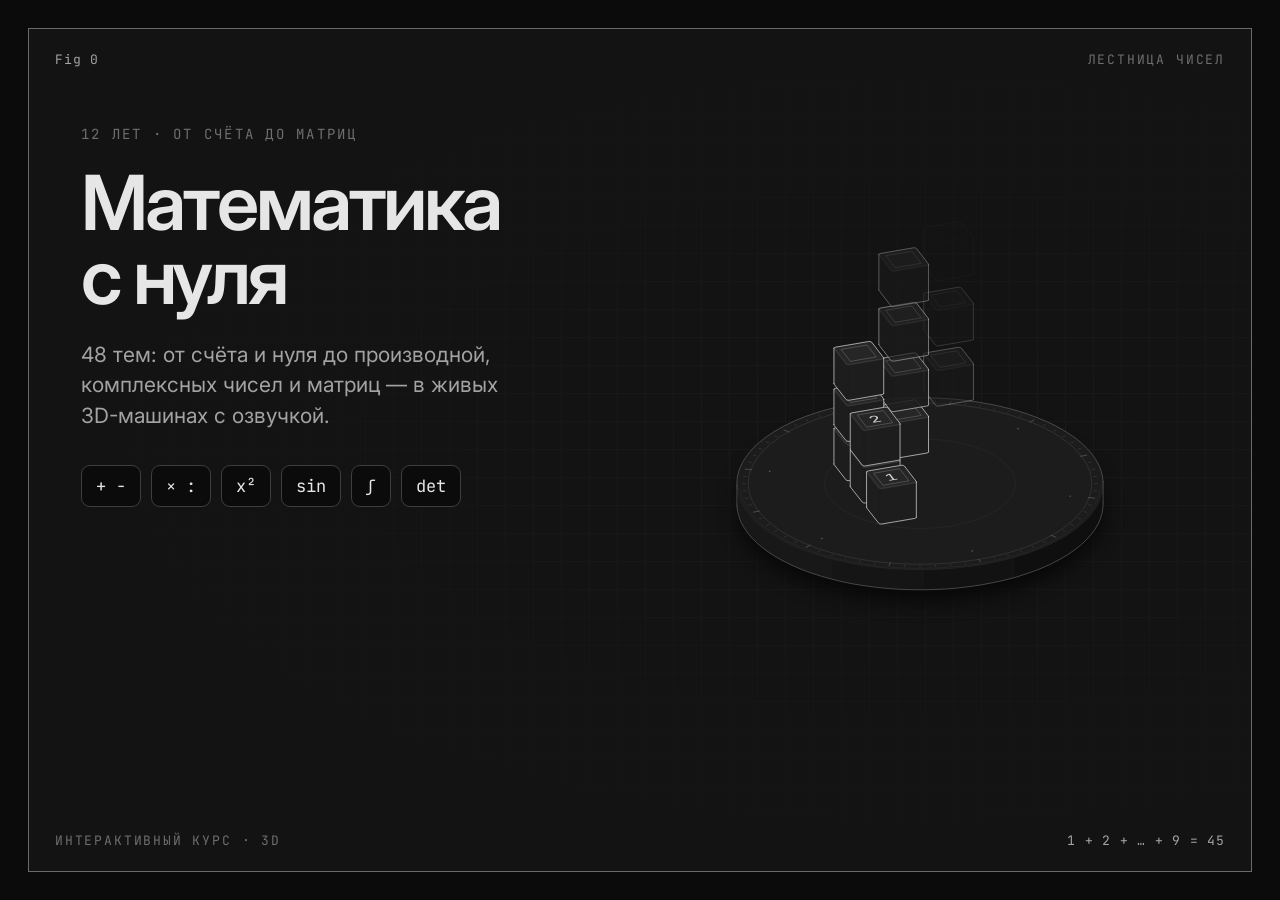
<file: banner/og.html>
<!doctype html>
<html lang="ru">
<head>
<meta charset="utf-8">
<title>Баннер — Математика с нуля</title>
<link href="https://fonts.googleapis.com/css2?family=Inter:wght@400;500;600&family=JetBrains+Mono:wght@400;500&display=swap&subset=cyrillic" rel="stylesheet">
<link rel="stylesheet" href="../css/iso.css">
<style>
*{box-sizing:border-box}
html,body{margin:0}
body{width:1200px;height:630px;overflow:hidden;background:var(--anatomy-page);color:var(--anatomy-text);font-family:Inter,system-ui,sans-serif;-webkit-font-smoothing:antialiased}
.iso{--anatomy-mono:"JetBrains Mono",ui-monospace,monospace}
.card{position:absolute;inset:28px;border:1px solid var(--anatomy-mid);background:var(--anatomy-card);display:grid;grid-template-columns:560px 1fr}
.grid{position:absolute;inset:0;background-image:linear-gradient(var(--anatomy-faint) 1px,transparent 1px),linear-gradient(90deg,var(--anatomy-faint) 1px,transparent 1px);background-size:28px 28px;opacity:.35;-webkit-mask-image:radial-gradient(ellipse at 72% 50%,#000 0,transparent 70%);mask-image:radial-gradient(ellipse at 72% 50%,#000 0,transparent 70%)}
.corner{position:absolute;font-family:var(--anatomy-mono);font-size:13px;letter-spacing:.06em;color:var(--anatomy-muted);z-index:2}
.tl{top:22px;left:26px;color:var(--anatomy-text)}
.tr{top:22px;right:26px;text-transform:uppercase;letter-spacing:.14em}
.bl{bottom:22px;left:26px;text-transform:uppercase;letter-spacing:.14em}
.br{bottom:22px;right:26px;color:var(--anatomy-text)}
.text{position:relative;z-index:2;padding:96px 0 0 52px}
.kicker{font-family:var(--anatomy-mono);font-size:14px;letter-spacing:.16em;text-transform:uppercase;color:var(--anatomy-muted);margin:0 0 22px}
h1{margin:0 0 26px;color:var(--anatomy-strong);font-size:76px;line-height:.98;letter-spacing:-.04em;font-weight:600}
.lead{margin:0 0 34px;font-size:21px;line-height:1.45;max-width:440px}
.ops{display:flex;gap:10px}
.ops span{font-family:var(--anatomy-mono);font-size:17px;color:var(--anatomy-strong);padding:9px 14px;border:1px solid var(--anatomy-lo);border-radius:9px;background:var(--anatomy-page)}
.fig{position:relative;z-index:1}
.fig .iso-stage{position:absolute;inset:-6px 0 0 0}
</style>
</head>
<body class="iso" data-theme="dark">
<div class="card">
  <div class="grid"></div>
  <span class="corner tl">Fig 0</span>
  <span class="corner tr">Лестница чисел</span>
  <span class="corner bl">Интерактивный курс · 3D</span>
  <span class="corner br">1 + 2 + … + 9 = 45</span>
  <div class="text">
    <p class="kicker">12 лет · от счёта до матриц</p>
    <h1>Математика<br>с нуля</h1>
    <p class="lead">48 тем: от счёта и нуля до производной, комплексных чисел и матриц — в живых 3D-машинах с озвучкой.</p>
    <div class="ops"><span>+ −</span><span>× :</span><span>x²</span><span>sin</span><span>∫</span><span>det</span></div>
  </div>
  <div class="fig"><div class="iso-stage" data-scene="hero"></div></div>
</div>
<script src="../js/iso-kit.js"></script>
<script src="../js/engine.js"></script>
<script src="../js/lessons.js"></script>
<script>
  const params = new URLSearchParams(location.search);
  document.body.dataset.theme = params.get("theme") || "dark";
  const s = LESSONS.build.hero(document.querySelector("[data-scene=hero]"));
  s.az.jump(+(params.get("az") || 200)); s.wake();
</script>
</body>
</html>
</file>
<file: css/iso.css>
/* Anatomy ISO_CSS — MIT License, https://github.com/wheresryan22/anatomy */
.iso{
  --anatomy-page:#0b0b0b;--anatomy-card:#131313;--anatomy-text:#a3a3a3;--anatomy-strong:#e6e6e6;--anatomy-muted:#6e6e6e;
  --anatomy-paper:#131313;--anatomy-face:#1b1b1b;--anatomy-top:#1c1c1c;
  --anatomy-shade-0:#0f0f0f;--anatomy-shade-1:#121212;--anatomy-shade-2:#151515;--anatomy-shade-3:#181818;
  --anatomy-lit-top:#262626;--anatomy-lit-shade:#1d1d1d;
  --anatomy-hi:#d4d4d4;--anatomy-mid:#6a6a6a;--anatomy-lo:#3e3e3e;--anatomy-faint:#2a2a2a;--anatomy-lit:#ffffff;
  --anatomy-halo:#050505;--anatomy-halo-opacity:.9;--anatomy-dot:#e6e6e6;
  --anatomy-red:#ff6b6b;--anatomy-green:#6be0a0;--anatomy-blue:#6b9bff;
  --anatomy-weight:.6px;--anatomy-ease:cubic-bezier(.32,.72,0,1);
  --anatomy-mono:ui-monospace,"SF Mono",Menlo,Consolas,monospace;
  --anatomy-lift:inset 0 1px 0 0 #ffffff0a,inset 0 0 0 1px #ffffff06,0 0 0 1px #00000026,0 1px 1px -.5px #00000014,0 3px 3px -1.5px #00000014,0 6px 6px -3px #00000014,0 12px 12px -6px #00000014;
}
.iso[data-theme="light"]{
  --anatomy-page:#f2f2ef;--anatomy-card:#fbfbfa;--anatomy-text:#57575a;--anatomy-strong:#18181a;--anatomy-muted:#8c8c90;
  --anatomy-paper:#fbfbfa;--anatomy-face:#ffffff;--anatomy-top:#ffffff;
  --anatomy-shade-0:#dcdcd9;--anatomy-shade-1:#e5e5e2;--anatomy-shade-2:#ededea;--anatomy-shade-3:#f4f4f1;
  --anatomy-lit-top:#ffffff;--anatomy-lit-shade:#eeeeeb;
  --anatomy-hi:#26262a;--anatomy-mid:#8a8a8f;--anatomy-lo:#b4b4b8;--anatomy-faint:#d4d4d6;--anatomy-lit:#000000;
  --anatomy-halo:#8a8a80;--anatomy-halo-opacity:.32;--anatomy-dot:#3a3a3e;
  --anatomy-red:#e5484d;--anatomy-green:#30a46c;--anatomy-blue:#3e63dd;
  --anatomy-lift:inset 0 1px 0 0 #ffffff,0 0 0 1px #0000000f,0 1px 1px -.5px #0000000a,0 3px 3px -1.5px #0000000a,0 6px 6px -3px #0000000a,0 12px 12px -6px #0000000a;
}
.iso-svg{display:block;width:100%;height:auto;overflow:visible}
.iso-svg path,.iso-svg circle{vector-effect:non-scaling-stroke}
.iso-fill{fill:var(--anatomy-paper);stroke:none}
.iso-solid[data-lit]>.iso-fill{fill:var(--anatomy-face)}
.iso-shade,.iso-top{stroke:none}
.iso-shade[data-shade="0"]{fill:var(--anatomy-shade-0)}
.iso-shade[data-shade="1"]{fill:var(--anatomy-shade-1)}
.iso-shade[data-shade="2"]{fill:var(--anatomy-shade-2)}
.iso-shade[data-shade="3"]{fill:var(--anatomy-shade-3)}
.iso-top{fill:var(--anatomy-top)}
.iso-solid[data-lit]>.iso-top{fill:var(--anatomy-lit-top)}
.iso-solid[data-lit]>.iso-shade{fill:var(--anatomy-lit-shade)}
.iso-solid[data-seamless]>.iso-shade,.iso-solid[data-seamless]>.iso-top{stroke-width:.4;stroke-linejoin:round}
.iso-solid[data-seamless]>.iso-shade[data-shade="0"]{stroke:var(--anatomy-shade-0)}
.iso-solid[data-seamless]>.iso-shade[data-shade="1"]{stroke:var(--anatomy-shade-1)}
.iso-solid[data-seamless]>.iso-shade[data-shade="2"]{stroke:var(--anatomy-shade-2)}
.iso-solid[data-seamless]>.iso-shade[data-shade="3"]{stroke:var(--anatomy-shade-3)}
.iso-solid[data-seamless]>.iso-top{stroke:var(--anatomy-top)}
.iso-solid[data-seamless][data-lit]>.iso-top{stroke:var(--anatomy-lit-top)}
.iso-solid[data-seamless][data-lit]>.iso-shade{stroke:var(--anatomy-lit-shade)}
.iso-solid[data-lit]>.iso-edge{stroke:var(--anatomy-lit)}
.iso-halo{fill:var(--anatomy-halo);stroke:none;filter:blur(9px);opacity:var(--anatomy-halo-opacity);transform:translateY(3px)}
.iso-line{fill:none;stroke:var(--anatomy-lo);stroke-width:var(--anatomy-weight);stroke-linecap:round;stroke-linejoin:round}
.iso-line[data-tone="hi"]{stroke:var(--anatomy-hi)}
.iso-line[data-tone="mid"]{stroke:var(--anatomy-mid)}
.iso-line[data-tone="lo"]{stroke:var(--anatomy-lo)}
.iso-line[data-tone="faint"]{stroke:var(--anatomy-faint)}
.iso-line[data-tone="lit"]{stroke:var(--anatomy-lit)}
.iso-line[data-tone="red"]{stroke:var(--anatomy-red)}
.iso-line[data-tone="green"]{stroke:var(--anatomy-green)}
.iso-line[data-tone="blue"]{stroke:var(--anatomy-blue)}
.iso-line[data-dotted]{stroke-dasharray:.01 3.5;stroke-width:1}
.iso-line[data-dashed]{stroke-dasharray:3 3}
.iso-line[data-flow]{stroke-dasharray:2 6}
.iso-wire-end{fill:var(--anatomy-paper);stroke:var(--anatomy-lo);stroke-width:var(--anatomy-weight)}
.iso-wire[data-tone="hi"] .iso-wire-end{stroke:var(--anatomy-hi)}
.iso-wire[data-tone="mid"] .iso-wire-end{stroke:var(--anatomy-mid)}
.iso-wire[data-tone="faint"] .iso-wire-end{stroke:var(--anatomy-faint)}
.iso-wire[data-tone="lit"] .iso-wire-end{stroke:var(--anatomy-lit)}
.iso-dots circle{fill:var(--anatomy-dot);stroke:none;opacity:.32}
.iso-dots[data-tone="hi"] circle{opacity:.85}
.iso-dots[data-tone="mid"] circle{opacity:.45}
.iso-dots[data-tone="lo"] circle{opacity:.22}
.iso-dots[data-tone="faint"] circle{opacity:.12}
.iso-face-text{fill:var(--anatomy-mid);font-family:var(--anatomy-mono);letter-spacing:.04em}
.iso-face-text[data-tone="hi"]{fill:var(--anatomy-hi)}
.iso-face-text[data-tone="lo"]{fill:var(--anatomy-lo)}
.iso-face-text[data-tone="faint"]{fill:var(--anatomy-faint)}
.tb-body{fill:var(--anatomy-shade-2);stroke:none}
.tb-shine{fill:var(--anatomy-top);stroke:none}
.tb-shade{fill:var(--anatomy-shade-0);stroke:none}
.tb-ring{fill:none;stroke:var(--anatomy-lo);stroke-width:.45;stroke-linecap:butt;stroke-linejoin:round}
.tb-ring[data-tone="mid"]{stroke:var(--anatomy-mid)}
.tb-ring[data-tone="faint"]{stroke:var(--anatomy-faint)}
.tb-ring[data-tone="hi"]{stroke:var(--anatomy-hi)}
@keyframes iso-flow{to{stroke-dashoffset:-32}}
@keyframes iso-pulse{0%,100%{opacity:.18}12%{opacity:1}40%{opacity:.18}}
.iso-line[data-flow]{animation:iso-flow 1600ms linear infinite}
.iso-dots circle[data-pulse]{animation:iso-pulse 1600ms steps(1,end) infinite;animation-delay:var(--pulse-at,0ms)}
.iso-figure{margin:32px 0 36px}
.iso-plate{position:relative;padding:52px 24px;border-radius:0;background:var(--anatomy-card);box-shadow:0 0 0 1px var(--anatomy-mid);--anatomy-paper:var(--anatomy-card)}
.iso-plate-corners{position:absolute;inset:18px 20px;pointer-events:none}
.iso-plate-corner{position:absolute;color:var(--anatomy-muted);font-family:var(--anatomy-mono);font-size:10.5px;line-height:1;letter-spacing:.04em;white-space:nowrap}
.iso-plate-corner[data-corner="fig"]{top:0;left:0;color:var(--anatomy-text)}
.iso-plate-corner[data-corner="title"]{top:0;right:0;text-transform:uppercase;letter-spacing:.1em}
.iso-plate-corner[data-corner="hint"]{bottom:0;left:0;text-transform:uppercase;letter-spacing:.1em}
.iso-plate-corner[data-corner="readout"]{right:0;bottom:0;color:var(--anatomy-text);font-variant-numeric:tabular-nums}
.iso-plate .iso-svg{margin:0 auto}
.iso-legend{display:grid;gap:8px;margin-top:12px;color:var(--anatomy-muted);font-size:13px;line-height:1.55}
.iso-keys{display:flex;flex-wrap:wrap;gap:6px 18px}
.iso-key{display:inline-flex;align-items:center;gap:7px}
.iso-swatch{width:16px;height:10px;flex:none;overflow:visible}
.iso-swatch path{fill:none;stroke:var(--anatomy-hi);stroke-width:1;vector-effect:non-scaling-stroke;stroke-linejoin:round;stroke-linecap:round}
.iso-swatch[data-mark="raised"] path,.iso-swatch[data-mark="flat"] path{stroke:var(--anatomy-mid)}
.iso-swatch[data-mark="lit"] path{stroke:var(--anatomy-lit)}
.iso-swatch[data-mark="dim"] path{stroke:var(--anatomy-lo)}
.iso-swatch[data-mark="dotted"] path{stroke-dasharray:.01 3;stroke-width:1.4}
.iso-swatch[data-mark="dashed"] path{stroke-dasharray:3 2.5}
.iso-swatch[data-mark="red"] path{stroke:var(--anatomy-red)}
.iso-swatch[data-mark="green"] path{stroke:var(--anatomy-green)}
.iso-swatch[data-mark="blue"] path{stroke:var(--anatomy-blue)}
.iso-swatch-crease{stroke:var(--anatomy-lo)!important}
@media (max-width:560px){.iso-plate{padding:48px 12px 70px}.iso-plate-corner[data-corner="hint"]{bottom:18px}}
@media (prefers-reduced-motion:reduce){.iso-line[data-flow],.iso-dots circle[data-pulse]{animation:none}}
</file>
